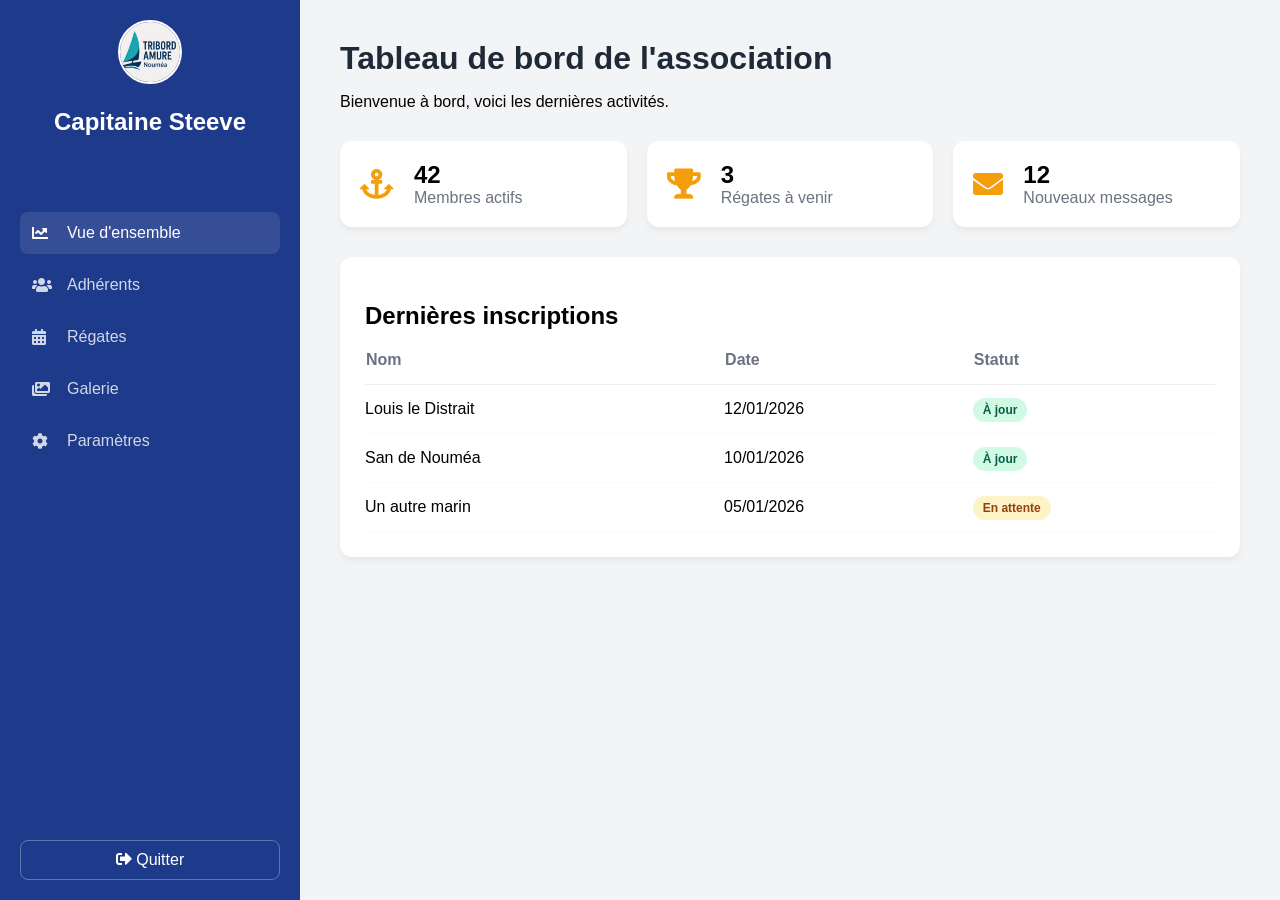
<file: admin.html>
<!DOCTYPE html>
<html lang="fr">
<head>
    <meta charset="UTF-8">
    <meta name="viewport" content="width=device-width, initial-scale=1.0">
    <title>Dashboard - Tribord Amure</title>
    <link rel="stylesheet" href="https://cdnjs.cloudflare.com/ajax/libs/font-awesome/5.15.3/css/all.min.css">
    <link rel="stylesheet" href="admin.css">
</head>
<body>
    <div class="admin-wrapper">
        <nav class="sidebar">
            <div class="sidebar-header">
                <img src="images/Logo.png" alt="Logo" class="admin-logo">
                <h2>Capitaine Steeve</h2>
            </div>
            <ul class="nav-links">
                <li class="active"><a href="admin.html"><i class="fas fa-chart-line"></i> Vue d'ensemble</a></li>
                <li><a href="membres.html"><i class="fas fa-users"></i> Adhérents</a></li>
                <li><a href="regates.html"><i class="fas fa-calendar-alt"></i> Régates</a></li>
                <li><a href="galerie.html"><i class="fas fa-images"></i> Galerie</a></li>
                <li><a href="parametres.html"><i class="fas fa-cog"></i> Paramètres</a></li>
            </ul>
            <div class="sidebar-footer">
                <a href="index.html" class="btn-logout"><i class="fas fa-sign-out-alt"></i> Quitter</a>
            </div>
        </nav>

        <main class="main-content">
            <header class="content-header">
                <h1>Tableau de bord de l'association</h1>
                <p>Bienvenue à bord, voici les dernières activités.</p>
            </header>

            <section class="stats-grid">
                <div class="stat-card">
                    <i class="fas fa-anchor"></i>
                    <div class="stat-info">
                        <h3>42</h3>
                        <p>Membres actifs</p>
                    </div>
                </div>
                <div class="stat-card">
                    <i class="fas fa-trophy"></i>
                    <div class="stat-info">
                        <h3>3</h3>
                        <p>Régates à venir</p>
                    </div>
                </div>
                <div class="stat-card">
                    <i class="fas fa-envelope"></i>
                    <div class="stat-info">
                        <h3>12</h3>
                        <p>Nouveaux messages</p>
                    </div>
                </div>
            </section>

            <section class="recent-activity">
                <h2>Dernières inscriptions</h2>
                <table>
                    <thead>
                        <tr>
                            <th>Nom</th>
                            <th>Date</th>
                            <th>Statut</th>
                        </tr>
                    </thead>
                    <tbody>
                        <tr>
                            <td>Louis le Distrait</td>
                            <td>12/01/2026</td>
                            <td><span class="badge valid">À jour</span></td>
                        </tr>
                        <tr>
                            <td>San de Nouméa</td>
                            <td>10/01/2026</td>
                            <td><span class="badge valid">À jour</span></td>
                        </tr>
                        <tr>
                            <td>Un autre marin</td>
                            <td>05/01/2026</td>
                            <td><span class="badge pending">En attente</span></td>
                        </tr>
                    </tbody>
                </table>
            </section>
        </main>
    </div>
    <script src="admin.js"></script>
</body>
</html>
</file>
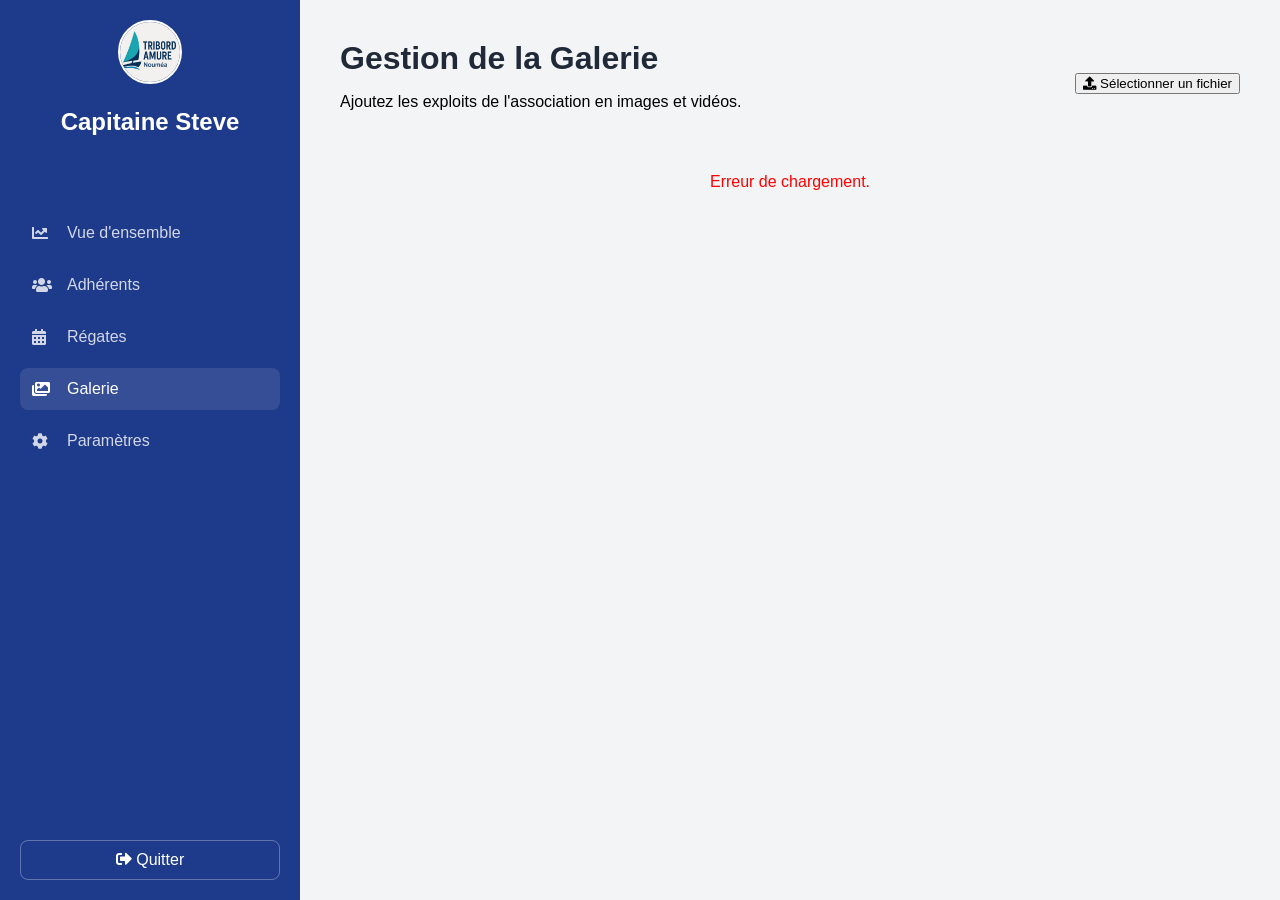
<file: galerie.html>
<!DOCTYPE html>
<html lang="fr">
<head>
    <meta charset="UTF-8">
    <meta name="viewport" content="width=device-width, initial-scale=1.0">
    <title>Gestion Galerie - Tribord Amure</title>
    <link rel="stylesheet" href="https://cdnjs.cloudflare.com/ajax/libs/font-awesome/5.15.3/css/all.min.css">
    <link rel="stylesheet" href="admin.css">
    <link rel="stylesheet" href="galerie.css">
</head>
<body>
    <div class="admin-wrapper">
        <nav class="sidebar">
            <div class="sidebar-header">
                <img src="images/Logo.png" alt="Logo" class="admin-logo">
                <h2>Capitaine Steve</h2>
            </div>
            <ul class="nav-links">
                <li><a href="admin.html"><i class="fas fa-chart-line"></i> Vue d'ensemble</a></li>
                <li><a href="membres.html"><i class="fas fa-users"></i> Adhérents</a></li>
                <li><a href="regates.html"><i class="fas fa-calendar-alt"></i> Régates</a></li>
                <li class="active"><a href="galerie.html"><i class="fas fa-images"></i> Galerie</a></li>
                <li><a href="parametres.html"><i class="fas fa-cog"></i> Paramètres</a></li>
            </ul>
            <div class="sidebar-footer">
                <a href="index.html" class="btn-logout"><i class="fas fa-sign-out-alt"></i> Quitter</a>
            </div>
        </nav>

        <main class="main-content">
            <header class="content-header">
                <div class="header-flex">
                    <div>
                        <h1>Gestion de la Galerie</h1>
                        <p>Ajoutez les exploits de l'association en images et vidéos.</p>
                    </div>
                    <input type="file" id="hiddenFileInput" accept="image/*,video/*" style="display:none;">
                    <button class="btn-add" id="btnAddMedia">
                        <i class="fas fa-upload"></i> Sélectionner un fichier
                    </button>
                </div>
            </header>

            <section class="gallery-grid" id="galleryGrid">
                </section>
        </main>
    </div>
    <script src="galerie.js"></script>
</body>
</html>
</file>
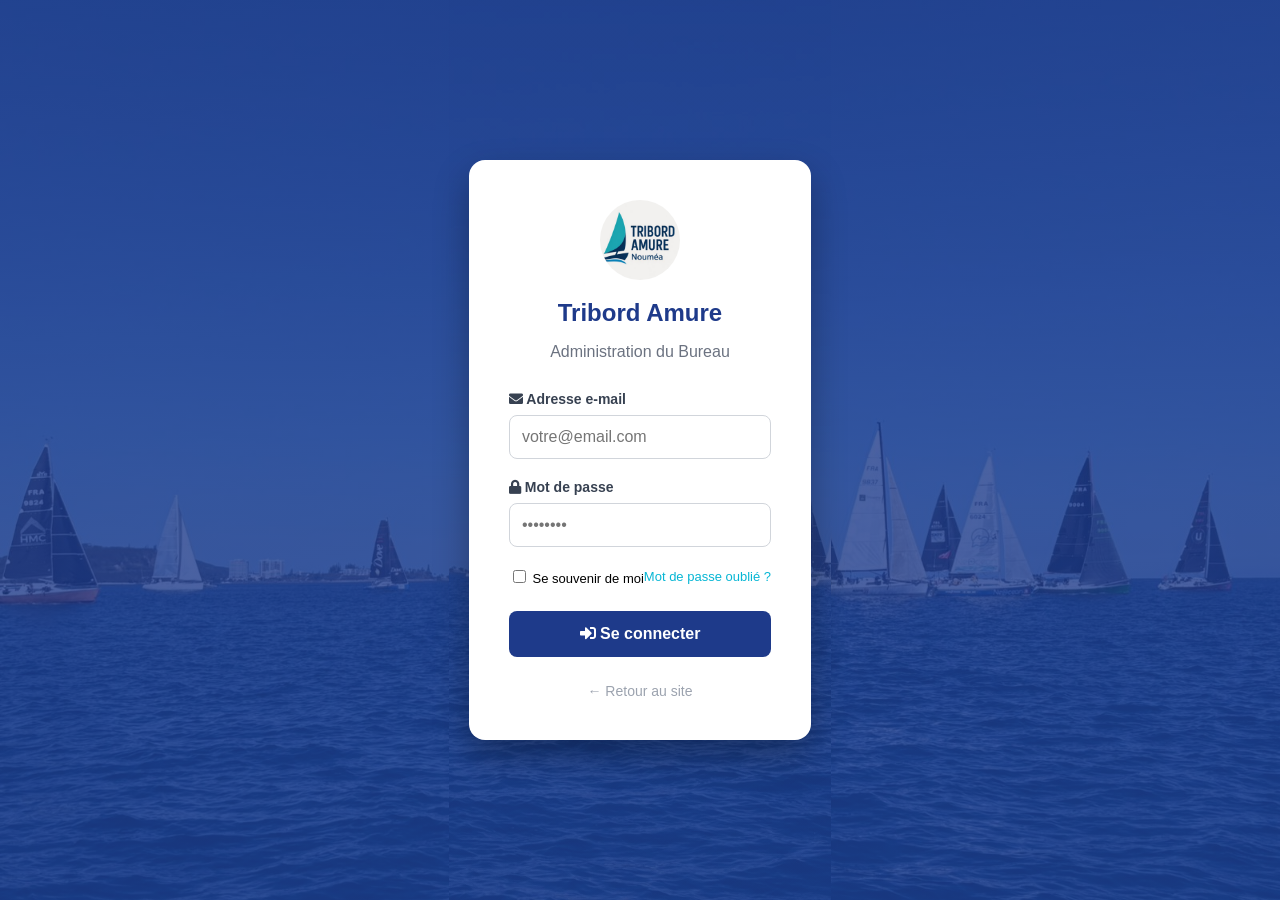
<file: login.html>
<!DOCTYPE html>
<html lang="fr">
<head>
    <meta charset="UTF-8">
    <meta name="viewport" content="width=device-width, initial-scale=1.0">
    <title>Connexion - Bureau Tribord Amure</title>
    <link rel="stylesheet" href="https://cdnjs.cloudflare.com/ajax/libs/font-awesome/5.15.3/css/all.min.css">
    <link rel="stylesheet" href="login.css">
</head>
<body>
    <div class="login-container">
        <div class="login-card">
            <div class="login-header">
                <img src="images/Logo.png" alt="Logo" class="login-logo">
                <h1>Tribord Amure</h1>
                <p>Administration du Bureau</p>
            </div>

            <form id="loginForm">
                <div class="input-group">
                    <label for="email"><i class="fas fa-envelope"></i> Adresse e-mail</label>
                    <input type="email" id="email" placeholder="votre@email.com" required>
                </div>

                <div class="input-group">
                    <label for="password"><i class="fas fa-lock"></i> Mot de passe</label>
                    <input type="password" id="password" placeholder="••••••••" required>
                </div>

                <div class="form-options">
                    <label class="remember-me">
                        <input type="checkbox"> Se souvenir de moi
                    </label>
                    <a href="#" class="forgot-link">Mot de passe oublié ?</a>
                </div>

                <button type="submit" class="btn-login">
                    <i class="fas fa-sign-in-alt"></i> Se connecter
                </button>
            </form>

            <div class="login-footer">
                <a href="index.html">← Retour au site</a>
            </div>
        </div>
    </div>
    <script src="login.js"></script>
</body>
</html>
</file>
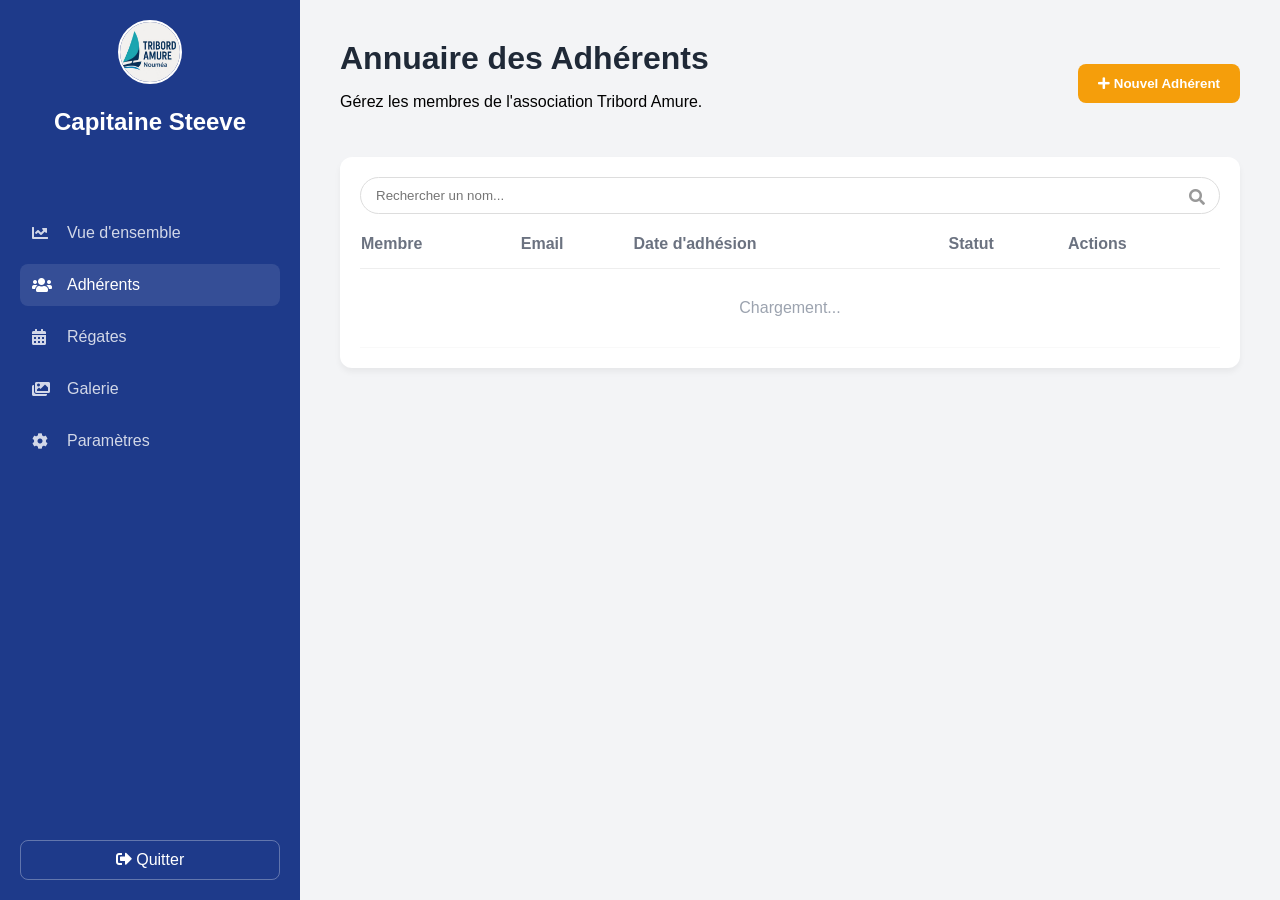
<file: membres.html>
<!DOCTYPE html>
<html lang="fr">
<head>
    <meta charset="UTF-8">
    <meta name="viewport" content="width=device-width, initial-scale=1.0">
    <title>Gestion des Adhérents - Tribord Amure</title>
    <link rel="stylesheet" href="https://cdnjs.cloudflare.com/ajax/libs/font-awesome/5.15.3/css/all.min.css">
    <link rel="stylesheet" href="admin.css">
    <link rel="stylesheet" href="membres.css">
</head>
<body>
    <div class="admin-wrapper">
        <nav class="sidebar">
            <div class="sidebar-header">
                <img src="images/Logo.png" alt="Logo" class="admin-logo">
                <h2>Capitaine Steeve</h2>
            </div>
            <ul class="nav-links">
                <li><a href="admin.html"><i class="fas fa-chart-line"></i> Vue d'ensemble</a></li>
                <li class="active"><a href="membres.html"><i class="fas fa-users"></i> Adhérents</a></li>
                <li><a href="regates.html"><i class="fas fa-calendar-alt"></i> Régates</a></li>
                <li><a href="galerie.html"><i class="fas fa-images"></i> Galerie</a></li>
                <li><a href="parametres.html"><i class="fas fa-cog"></i> Paramètres</a></li>
            </ul>
            <div class="sidebar-footer">
                <a href="index.html" class="btn-logout"><i class="fas fa-sign-out-alt"></i> Quitter</a>
            </div>
        </nav>

        <main class="main-content">
            <header class="content-header">
                <div class="header-flex">
                    <div>
                        <h1>Annuaire des Adhérents</h1>
                        <p>Gérez les membres de l'association Tribord Amure.</p>
                    </div>
                    <button class="btn-add" id="btnNouvelAdherent">
                        <i class="fas fa-plus"></i> Nouvel Adhérent
                    </button>
                </div>
            </header>

            <section class="table-container">
                <div class="search-bar">
                    <input type="text" id="searchInput" placeholder="Rechercher un nom...">
                    <i class="fas fa-search"></i>
                </div>

                <table>
                    <thead>
                        <tr>
                            <th>Membre</th>
                            <th>Email</th>
                            <th>Date d'adhésion</th>
                            <th>Statut</th>
                            <th>Actions</th>
                        </tr>
                    </thead>
                    <tbody id="membresTableBody">
                        <tr><td colspan="5" style="text-align:center;padding:30px;color:#9ca3af;">Chargement...</td></tr>
                    </tbody>
                </table>
            </section>
        </main>
    </div>

    <!-- Modal ajout / édition -->
    <div id="modalMembre" class="hidden" style="position:fixed;inset:0;background:rgba(0,0,0,0.5);display:none;align-items:center;justify-content:center;z-index:1000;">
        <div style="background:white;border-radius:12px;padding:30px;width:100%;max-width:450px;box-shadow:0 20px 60px rgba(0,0,0,0.2);">
            <h2 id="modalTitle" style="margin:0 0 20px;color:#1e3a8a;">Nouvel adhérent</h2>
            <form id="formMembre">
                <div style="margin-bottom:15px;">
                    <label style="display:block;margin-bottom:5px;font-weight:600;color:#374151;">Nom complet *</label>
                    <input id="inputNom" type="text" required placeholder="Jean Dupont"
                        style="width:100%;padding:10px;border:1px solid #ddd;border-radius:8px;box-sizing:border-box;">
                </div>
                <div style="margin-bottom:15px;">
                    <label style="display:block;margin-bottom:5px;font-weight:600;color:#374151;">Email</label>
                    <input id="inputEmail" type="email" placeholder="jean@email.com"
                        style="width:100%;padding:10px;border:1px solid #ddd;border-radius:8px;box-sizing:border-box;">
                </div>
                <div style="margin-bottom:15px;">
                    <label style="display:block;margin-bottom:5px;font-weight:600;color:#374151;">Date d'adhésion</label>
                    <input id="inputDate" type="date"
                        style="width:100%;padding:10px;border:1px solid #ddd;border-radius:8px;box-sizing:border-box;">
                </div>
                <div style="margin-bottom:25px;">
                    <label style="display:block;margin-bottom:5px;font-weight:600;color:#374151;">Statut</label>
                    <select id="inputStatut"
                        style="width:100%;padding:10px;border:1px solid #ddd;border-radius:8px;box-sizing:border-box;">
                        <option value="À jour">À jour</option>
                        <option value="En attente">En attente</option>
                        <option value="Président">Président</option>
                        <option value="Trésorier">Trésorier</option>
                        <option value="Secrétaire">Secrétaire</option>
                    </select>
                </div>
                <div style="display:flex;gap:10px;justify-content:flex-end;">
                    <button type="button" id="btnAnnuler"
                        style="padding:10px 20px;border:1px solid #ddd;border-radius:8px;background:white;cursor:pointer;">
                        Annuler
                    </button>
                    <button type="submit"
                        style="padding:10px 20px;background:#1e3a8a;color:white;border:none;border-radius:8px;font-weight:bold;cursor:pointer;">
                        Enregistrer
                    </button>
                </div>
            </form>
        </div>
    </div>

    <script src="membres.js"></script>
</body>
</html>
</file>
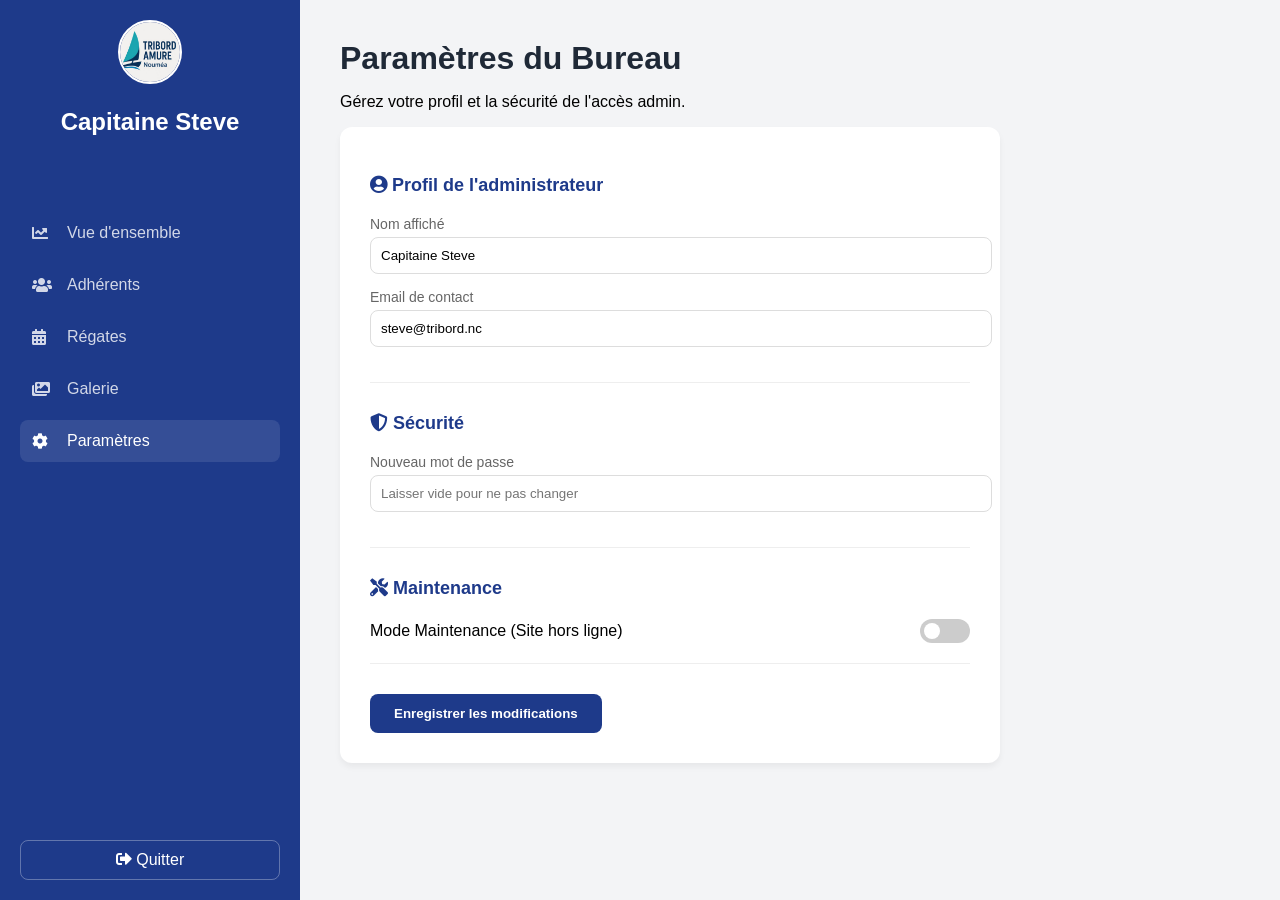
<file: parametres.html>
<!DOCTYPE html>
<html lang="fr">
<head>
    <meta charset="UTF-8">
    <meta name="viewport" content="width=device-width, initial-scale=1.0">
    <title>Paramètres - Tribord Amure</title>
    <link rel="stylesheet" href="https://cdnjs.cloudflare.com/ajax/libs/font-awesome/5.15.3/css/all.min.css">
    <link rel="stylesheet" href="admin.css">
    <link rel="stylesheet" href="parametres.css">
</head>
<body>
    <div class="admin-wrapper">
        <nav class="sidebar">
            <div class="sidebar-header">
                <img src="images/Logo.png" alt="Logo" class="admin-logo">
                <h2 id="displayAdminName">Capitaine Steve</h2>
            </div>
            <ul class="nav-links">
                <li><a href="admin.html"><i class="fas fa-chart-line"></i> Vue d'ensemble</a></li>
                <li><a href="membres.html"><i class="fas fa-users"></i> Adhérents</a></li>
                <li><a href="regates.html"><i class="fas fa-calendar-alt"></i> Régates</a></li>
                <li><a href="galerie.html"><i class="fas fa-images"></i> Galerie</a></li>
                <li class="active"><a href="parametres.html"><i class="fas fa-cog"></i> Paramètres</a></li>
            </ul>
            <div class="sidebar-footer">
                <a href="index.html" class="btn-logout"><i class="fas fa-sign-out-alt"></i> Quitter</a>
            </div>
        </nav>

        <main class="main-content">
            <header class="content-header">
                <h1>Paramètres du Bureau</h1>
                <p>Gérez votre profil et la sécurité de l'accès admin.</p>
            </header>

            <section class="settings-container">
                <form id="settingsForm">
                    <div class="settings-section">
                        <h3><i class="fas fa-user-circle"></i> Profil de l'administrateur</h3>
                        <div class="input-group">
                            <label>Nom affiché</label>
                            <input type="text" id="adminName" value="Capitaine Steve">
                        </div>
                        <div class="input-group">
                            <label>Email de contact</label>
                            <input type="email" value="steve@tribord.nc">
                        </div>
                    </div>

                    <div class="settings-section">
                        <h3><i class="fas fa-shield-alt"></i> Sécurité</h3>
                        <div class="input-group">
                            <label>Nouveau mot de passe</label>
                            <input type="password" placeholder="Laisser vide pour ne pas changer">
                        </div>
                    </div>

                    <div class="settings-section">
                        <h3><i class="fas fa-tools"></i> Maintenance</h3>
                        <div class="toggle-group">
                            <span>Mode Maintenance (Site hors ligne)</span>
                            <label class="switch">
                                <input type="checkbox">
                                <span class="slider round"></span>
                            </label>
                        </div>
                    </div>

                    <button type="submit" class="btn-save">Enregistrer les modifications</button>
                </form>
            </section>
        </main>
    </div>
    <script src="parametres.js"></script>
</body>
</html>
</file>
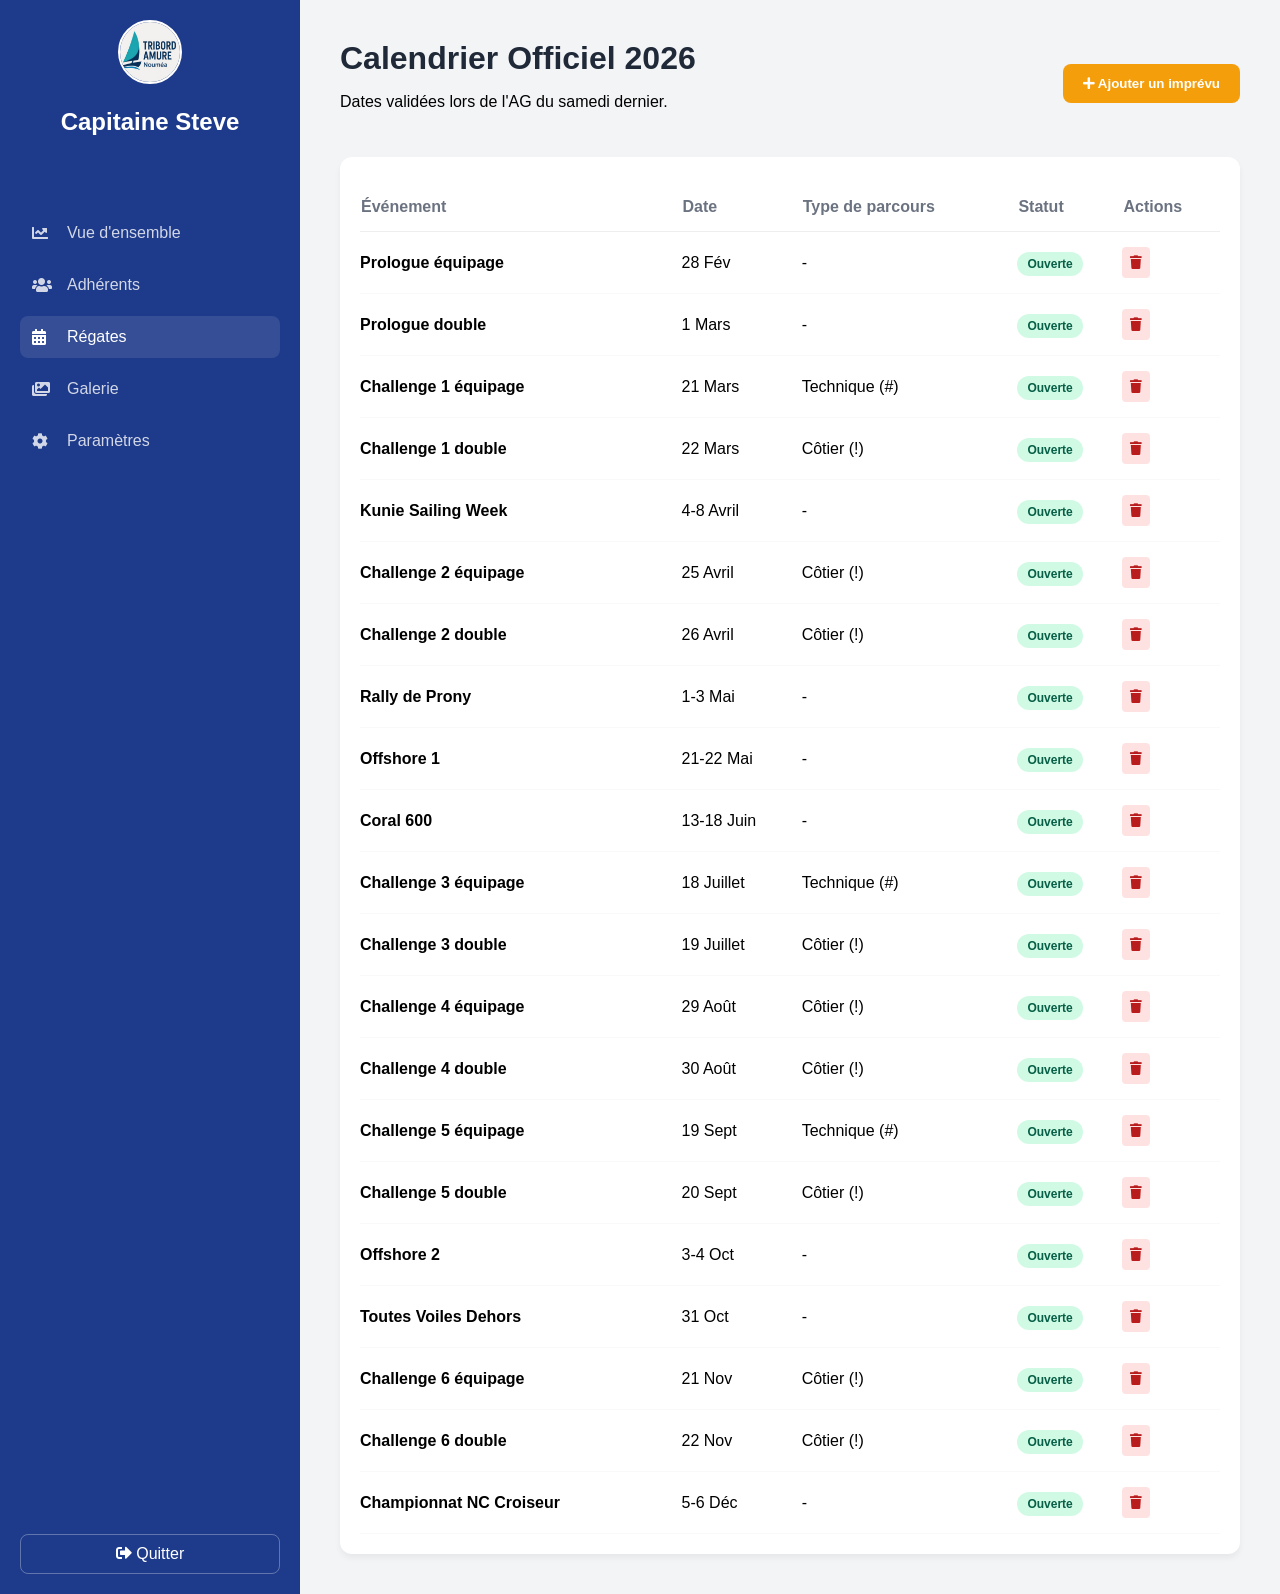
<file: regates.html>
<!DOCTYPE html>
<html lang="fr">
<head>
    <meta charset="UTF-8">
    <meta name="viewport" content="width=device-width, initial-scale=1.0">
    <title>Calendrier 2026 - Tribord Amure</title>
    <link rel="stylesheet" href="https://cdnjs.cloudflare.com/ajax/libs/font-awesome/5.15.3/css/all.min.css">
    <link rel="stylesheet" href="admin.css">
    <link rel="stylesheet" href="regates.css">
</head>
<body>
    <div class="admin-wrapper">
        <nav class="sidebar">
            <div class="sidebar-header">
                <img src="images/Logo.png" alt="Logo" class="admin-logo">
                <h2>Capitaine Steve</h2>
            </div>
            <ul class="nav-links">
                <li><a href="admin.html"><i class="fas fa-chart-line"></i> Vue d'ensemble</a></li>
                <li><a href="membres.html"><i class="fas fa-users"></i> Adhérents</a></li>
                <li class="active"><a href="regates.html"><i class="fas fa-calendar-alt"></i> Régates</a></li>
                <li><a href="galerie.html"><i class="fas fa-images"></i> Galerie</a></li>
                <li><a href="parametres.html"><i class="fas fa-cog"></i> Paramètres</a></li>
            </ul>
            <div class="sidebar-footer">
                <a href="index.html" class="btn-logout"><i class="fas fa-sign-out-alt"></i> Quitter</a>
            </div>
        </nav>

        <main class="main-content">
            <header class="content-header">
                <div class="header-flex">
                    <div>
                        <h1>Calendrier Officiel 2026</h1>
                        <p>Dates validées lors de l'AG du samedi dernier.</p>
                    </div>
                    <button class="btn-add" id="btnAddRegatta">
                        <i class="fas fa-plus"></i> Ajouter un imprévu
                    </button>
                </div>
            </header>

            <section class="table-container">
                <table id="regatesTable">
                    <thead>
                        <tr>
                            <th>Événement</th>
                            <th>Date</th>
                            <th>Type de parcours</th>
                            <th>Statut</th>
                            <th>Actions</th>
                        </tr>
                    </thead>
                    <tbody id="regatesBody">
                        <tr><td><strong>Prologue équipage</strong></td><td>28 Fév</td><td>-</td><td><span class="badge valid">Ouverte</span></td><td><button class="action-btn delete"><i class="fas fa-trash"></i></button></td></tr>
                        <tr><td><strong>Prologue double</strong></td><td>1 Mars</td><td>-</td><td><span class="badge valid">Ouverte</span></td><td><button class="action-btn delete"><i class="fas fa-trash"></i></button></td></tr>
                        <tr><td><strong>Challenge 1 équipage</strong></td><td>21 Mars</td><td>Technique (#)</td><td><span class="badge valid">Ouverte</span></td><td><button class="action-btn delete"><i class="fas fa-trash"></i></button></td></tr>
                        <tr><td><strong>Challenge 1 double</strong></td><td>22 Mars</td><td>Côtier (!)</td><td><span class="badge valid">Ouverte</span></td><td><button class="action-btn delete"><i class="fas fa-trash"></i></button></td></tr>
                        <tr><td><strong>Kunie Sailing Week</strong></td><td>4-8 Avril</td><td>-</td><td><span class="badge valid">Ouverte</span></td><td><button class="action-btn delete"><i class="fas fa-trash"></i></button></td></tr>
                        <tr><td><strong>Challenge 2 équipage</strong></td><td>25 Avril</td><td>Côtier (!)</td><td><span class="badge valid">Ouverte</span></td><td><button class="action-btn delete"><i class="fas fa-trash"></i></button></td></tr>
                        <tr><td><strong>Challenge 2 double</strong></td><td>26 Avril</td><td>Côtier (!)</td><td><span class="badge valid">Ouverte</span></td><td><button class="action-btn delete"><i class="fas fa-trash"></i></button></td></tr>
                        <tr><td><strong>Rally de Prony</strong></td><td>1-3 Mai</td><td>-</td><td><span class="badge valid">Ouverte</span></td><td><button class="action-btn delete"><i class="fas fa-trash"></i></button></td></tr>
                        <tr><td><strong>Offshore 1</strong></td><td>21-22 Mai</td><td>-</td><td><span class="badge valid">Ouverte</span></td><td><button class="action-btn delete"><i class="fas fa-trash"></i></button></td></tr>
                        <tr><td><strong>Coral 600</strong></td><td>13-18 Juin</td><td>-</td><td><span class="badge valid">Ouverte</span></td><td><button class="action-btn delete"><i class="fas fa-trash"></i></button></td></tr>
                        <tr><td><strong>Challenge 3 équipage</strong></td><td>18 Juillet</td><td>Technique (#)</td><td><span class="badge valid">Ouverte</span></td><td><button class="action-btn delete"><i class="fas fa-trash"></i></button></td></tr>
                        <tr><td><strong>Challenge 3 double</strong></td><td>19 Juillet</td><td>Côtier (!)</td><td><span class="badge valid">Ouverte</span></td><td><button class="action-btn delete"><i class="fas fa-trash"></i></button></td></tr>
                        <tr><td><strong>Challenge 4 équipage</strong></td><td>29 Août</td><td>Côtier (!)</td><td><span class="badge valid">Ouverte</span></td><td><button class="action-btn delete"><i class="fas fa-trash"></i></button></td></tr>
                        <tr><td><strong>Challenge 4 double</strong></td><td>30 Août</td><td>Côtier (!)</td><td><span class="badge valid">Ouverte</span></td><td><button class="action-btn delete"><i class="fas fa-trash"></i></button></td></tr>
                        <tr><td><strong>Challenge 5 équipage</strong></td><td>19 Sept</td><td>Technique (#)</td><td><span class="badge valid">Ouverte</span></td><td><button class="action-btn delete"><i class="fas fa-trash"></i></button></td></tr>
                        <tr><td><strong>Challenge 5 double</strong></td><td>20 Sept</td><td>Côtier (!)</td><td><span class="badge valid">Ouverte</span></td><td><button class="action-btn delete"><i class="fas fa-trash"></i></button></td></tr>
                        <tr><td><strong>Offshore 2</strong></td><td>3-4 Oct</td><td>-</td><td><span class="badge valid">Ouverte</span></td><td><button class="action-btn delete"><i class="fas fa-trash"></i></button></td></tr>
                        <tr><td><strong>Toutes Voiles Dehors</strong></td><td>31 Oct</td><td>-</td><td><span class="badge valid">Ouverte</span></td><td><button class="action-btn delete"><i class="fas fa-trash"></i></button></td></tr>
                        <tr><td><strong>Challenge 6 équipage</strong></td><td>21 Nov</td><td>Côtier (!)</td><td><span class="badge valid">Ouverte</span></td><td><button class="action-btn delete"><i class="fas fa-trash"></i></button></td></tr>
                        <tr><td><strong>Challenge 6 double</strong></td><td>22 Nov</td><td>Côtier (!)</td><td><span class="badge valid">Ouverte</span></td><td><button class="action-btn delete"><i class="fas fa-trash"></i></button></td></tr>
                        <tr><td><strong>Championnat NC Croiseur</strong></td><td>5-6 Déc</td><td>-</td><td><span class="badge valid">Ouverte</span></td><td><button class="action-btn delete"><i class="fas fa-trash"></i></button></td></tr>
                    </tbody>
                </table>
            </section>
        </main>
    </div>
    <script src="regates.js"></script>
</body>
</html>
</file>
<file: admin.css>
:root {
    --primary: #1e3a8a;
    --secondary: #1e40af;
    --accent: #f59e0b;
    --bg-light: #f3f4f6;
    --text-dark: #1f2937;
}

body {
    margin: 0;
    font-family: 'Open Sans', sans-serif;
    background-color: var(--bg-light);
}

.admin-wrapper {
    display: flex;
    min-height: 100vh;
}

/* Sidebar */
.sidebar {
    width: 260px;
    background: var(--primary);
    color: white;
    display: flex;
    flex-direction: column;
    padding: 20px;
}

.sidebar-header {
    text-align: center;
    margin-bottom: 40px;
}

.admin-logo {
    width: 60px;
    height: 60px;
    border-radius: 50%;
    border: 2px solid white;
}

.nav-links {
    list-style: none;
    padding: 0;
    flex-grow: 1;
}

.nav-links li {
    margin-bottom: 10px;
}

.nav-links a {
    color: rgba(255,255,255,0.8);
    text-decoration: none;
    display: flex;
    align-items: center;
    padding: 12px;
    border-radius: 8px;
    transition: 0.3s;
}

.nav-links li.active a, .nav-links a:hover {
    background: rgba(255,255,255,0.1);
    color: white;
}

.nav-links i {
    margin-right: 15px;
    width: 20px;
}

.btn-logout {
    color: white;
    text-decoration: none;
    display: block;
    padding: 10px;
    text-align: center;
    border: 1px solid rgba(255,255,255,0.3);
    border-radius: 8px;
}

/* Main Content */
.main-content {
    flex-grow: 1;
    padding: 40px;
}

.content-header h1 {
    margin: 0;
    color: var(--text-dark);
}

.stats-grid {
    display: grid;
    grid-template-columns: repeat(auto-fit, minmax(200px, 1fr));
    gap: 20px;
    margin: 30px 0;
}

.stat-card {
    background: white;
    padding: 20px;
    border-radius: 12px;
    box-shadow: 0 4px 6px rgba(0,0,0,0.05);
    display: flex;
    align-items: center;
}

.stat-card i {
    font-size: 30px;
    color: var(--accent);
    margin-right: 20px;
}

.stat-card h3 {
    margin: 0;
    font-size: 24px;
}

.stat-card p {
    margin: 0;
    color: #6b7280;
}

/* Table */
.recent-activity {
    background: white;
    padding: 25px;
    border-radius: 12px;
    box-shadow: 0 4px 6px rgba(0,0,0,0.05);
}

table {
    width: 100%;
    border-collapse: collapse;
    margin-top: 20px;
}

th {
    text-align: left;
    color: #6b7280;
    padding-bottom: 15px;
    border-bottom: 1px solid #eee;
}

td {
    padding: 15px 0;
    border-bottom: 1px solid #f9f9f9;
}

.badge {
    padding: 5px 10px;
    border-radius: 20px;
    font-size: 12px;
    font-weight: bold;
}

.badge.valid { background: #d1fae5; color: #065f46; }
.badge.pending { background: #fef3c7; color: #92400e; }
</file>
<file: galerie.css>
.header-flex {
    display: flex;
    justify-content: space-between;
    align-items: center;
    margin-bottom: 30px;
}

.gallery-grid {
    display: grid;
    grid-template-columns: repeat(auto-fill, minmax(250px, 1fr));
    gap: 20px;
}

.media-card {
    background: white;
    border-radius: 12px;
    overflow: hidden;
    box-shadow: 0 4px 6px rgba(0,0,0,0.05);
    transition: transform 0.3s;
}

.media-card:hover {
    transform: translateY(-5px);
}

.media-card img, .video-placeholder {
    width: 100%;
    height: 180px;
    object-fit: cover;
    background: #e5e7eb;
    display: flex;
    align-items: center;
    justify-content: center;
}

.video-placeholder i {
    font-size: 50px;
    color: #1e3a8a;
}

.media-info {
    padding: 15px;
    display: flex;
    justify-content: space-between;
    align-items: center;
    font-size: 14px;
    font-weight: 600;
}

.btn-delete {
    background: #fee2e2;
    color: #b91c1c;
    border: none;
    padding: 8px;
    border-radius: 6px;
    cursor: pointer;
}

.btn-delete:hover { background: #fca5a5; }
</file>
<file: login.css>
body, html {
    height: 100%;
    margin: 0;
    font-family: 'Open Sans', sans-serif;
    display: flex;
    align-items: center;
    justify-content: center;
    /* On utilise une image de fond maritime ou un dégradé */
    background: linear-gradient(rgba(30, 58, 138, 0.8), rgba(30, 58, 138, 0.8)), 
                url('images/image2.jpg') center/cover no-repeat;
}

.login-container {
    width: 100%;
    max-width: 400px;
    padding: 20px;
}

.login-card {
    background: white;
    padding: 40px;
    border-radius: 16px;
    box-shadow: 0 15px 35px rgba(0,0,0,0.3);
    text-align: center;
}

.login-logo {
    width: 80px;
    height: 80px;
    border-radius: 50%;
    margin-bottom: 15px;
}

.login-header h1 {
    margin: 0;
    color: #1e3a8a;
    font-size: 24px;
}

.login-header p {
    color: #6b7280;
    margin-bottom: 30px;
}

.input-group {
    text-align: left;
    margin-bottom: 20px;
}

.input-group label {
    display: block;
    font-size: 14px;
    color: #374151;
    margin-bottom: 8px;
    font-weight: 600;
}

.input-group input {
    width: 100%;
    padding: 12px;
    border: 1px solid #d1d5db;
    border-radius: 8px;
    box-sizing: border-box;
    font-size: 16px;
}

.form-options {
    display: flex;
    justify-content: space-between;
    align-items: center;
    font-size: 13px;
    margin-bottom: 25px;
}

.forgot-link {
    color: #06b6d4;
    text-decoration: none;
}

.btn-login {
    width: 100%;
    background: #1e3a8a;
    color: white;
    padding: 14px;
    border: none;
    border-radius: 8px;
    font-size: 16px;
    font-weight: bold;
    cursor: pointer;
    transition: background 0.3s;
}

.btn-login:hover {
    background: #1e40af;
}

.login-footer {
    margin-top: 25px;
}

.login-footer a {
    color: #9ca3af;
    text-decoration: none;
    font-size: 14px;
}
</file>
<file: membres.css>
.header-flex {
    display: flex;
    justify-content: space-between;
    align-items: center;
    margin-bottom: 30px;
}

.btn-add {
    background: #f59e0b;
    color: white;
    padding: 12px 20px;
    border: none;
    border-radius: 8px;
    font-weight: bold;
    cursor: pointer;
    transition: 0.3s;
}

.btn-add:hover { background: #d97706; }

.table-container {
    background: white;
    padding: 20px;
    border-radius: 12px;
    box-shadow: 0 4px 6px rgba(0,0,0,0.05);
}

.search-bar {
    position: relative;
    margin-bottom: 20px;
}

.search-bar input {
    width: 100%;
    padding: 10px 40px 10px 15px;
    border: 1px solid #ddd;
    border-radius: 20px;
    box-sizing: border-box;
}

.search-bar i {
    position: absolute;
    right: 15px;
    top: 12px;
    color: #999;
}

.action-btn {
    border: none;
    padding: 8px;
    border-radius: 4px;
    cursor: pointer;
    margin-right: 5px;
}

.action-btn.edit { background: #e0f2fe; color: #0369a1; }
.action-btn.delete { background: #fee2e2; color: #b91c1c; }

.action-btn:hover { opacity: 0.8; }
/* Style pour les membres qui n'ont pas payé */
.badge.expired { 
    background: #ffedd5; 
    color: #9a3412; 
    cursor: pointer;
}

/* On ajoute un petit effet au survol sur tous les badges pour Steve */
.badge { 
    cursor: pointer; 
    transition: transform 0.2s;
}
.badge:hover { transform: scale(1.1); }
</file>
<file: parametres.css>
.settings-container {
    max-width: 600px;
    background: white;
    padding: 30px;
    border-radius: 12px;
    box-shadow: 0 4px 6px rgba(0,0,0,0.05);
}

.settings-section {
    margin-bottom: 30px;
    padding-bottom: 20px;
    border-bottom: 1px solid #eee;
}

.settings-section h3 {
    color: #1e3a8a;
    margin-bottom: 20px;
    font-size: 18px;
}

.input-group {
    margin-bottom: 15px;
}

.input-group label {
    display: block;
    font-size: 14px;
    margin-bottom: 5px;
    color: #666;
}

.input-group input {
    width: 100%;
    padding: 10px;
    border: 1px solid #ddd;
    border-radius: 8px;
}

.btn-save {
    background: #1e3a8a;
    color: white;
    padding: 12px 24px;
    border: none;
    border-radius: 8px;
    font-weight: bold;
    cursor: pointer;
    transition: 0.3s;
}

.btn-save:hover { background: #1e40af; }

/* Switch (bouton maintenance) */
.toggle-group {
    display: flex;
    justify-content: space-between;
    align-items: center;
}

.switch {
    position: relative;
    display: inline-block;
    width: 50px;
    height: 24px;
}

.switch input { opacity: 0; width: 0; height: 0; }

.slider {
    position: absolute;
    cursor: pointer;
    inset: 0;
    background-color: #ccc;
    transition: .4s;
    border-radius: 34px;
}

.slider:before {
    position: absolute;
    content: "";
    height: 16px; width: 16px;
    left: 4px; bottom: 4px;
    background-color: white;
    transition: .4s;
    border-radius: 50%;
}

input:checked + .slider { background-color: #f59e0b; }
input:checked + .slider:before { transform: translateX(26px); }
</file>
<file: regates.css>
.header-flex {
    display: flex;
    justify-content: space-between;
    align-items: center;
    margin-bottom: 30px;
}

.btn-add {
    background: #f59e0b;
    color: white;
    padding: 12px 20px;
    border: none;
    border-radius: 8px;
    font-weight: bold;
    cursor: pointer;
    transition: 0.3s;
}

.btn-add:hover { background: #d97706; }

.table-container {
    background: white;
    padding: 20px;
    border-radius: 12px;
    box-shadow: 0 4px 6px rgba(0,0,0,0.05);
}

.badge.expired { background: #fee2e2; color: #b91c1c; }

.action-btn {
    border: none;
    padding: 8px;
    border-radius: 4px;
    cursor: pointer;
}
.action-btn.edit { background: #e0f2fe; color: #0369a1; }
.action-btn.delete { background: #fee2e2; color: #b91c1c; }
</file>
